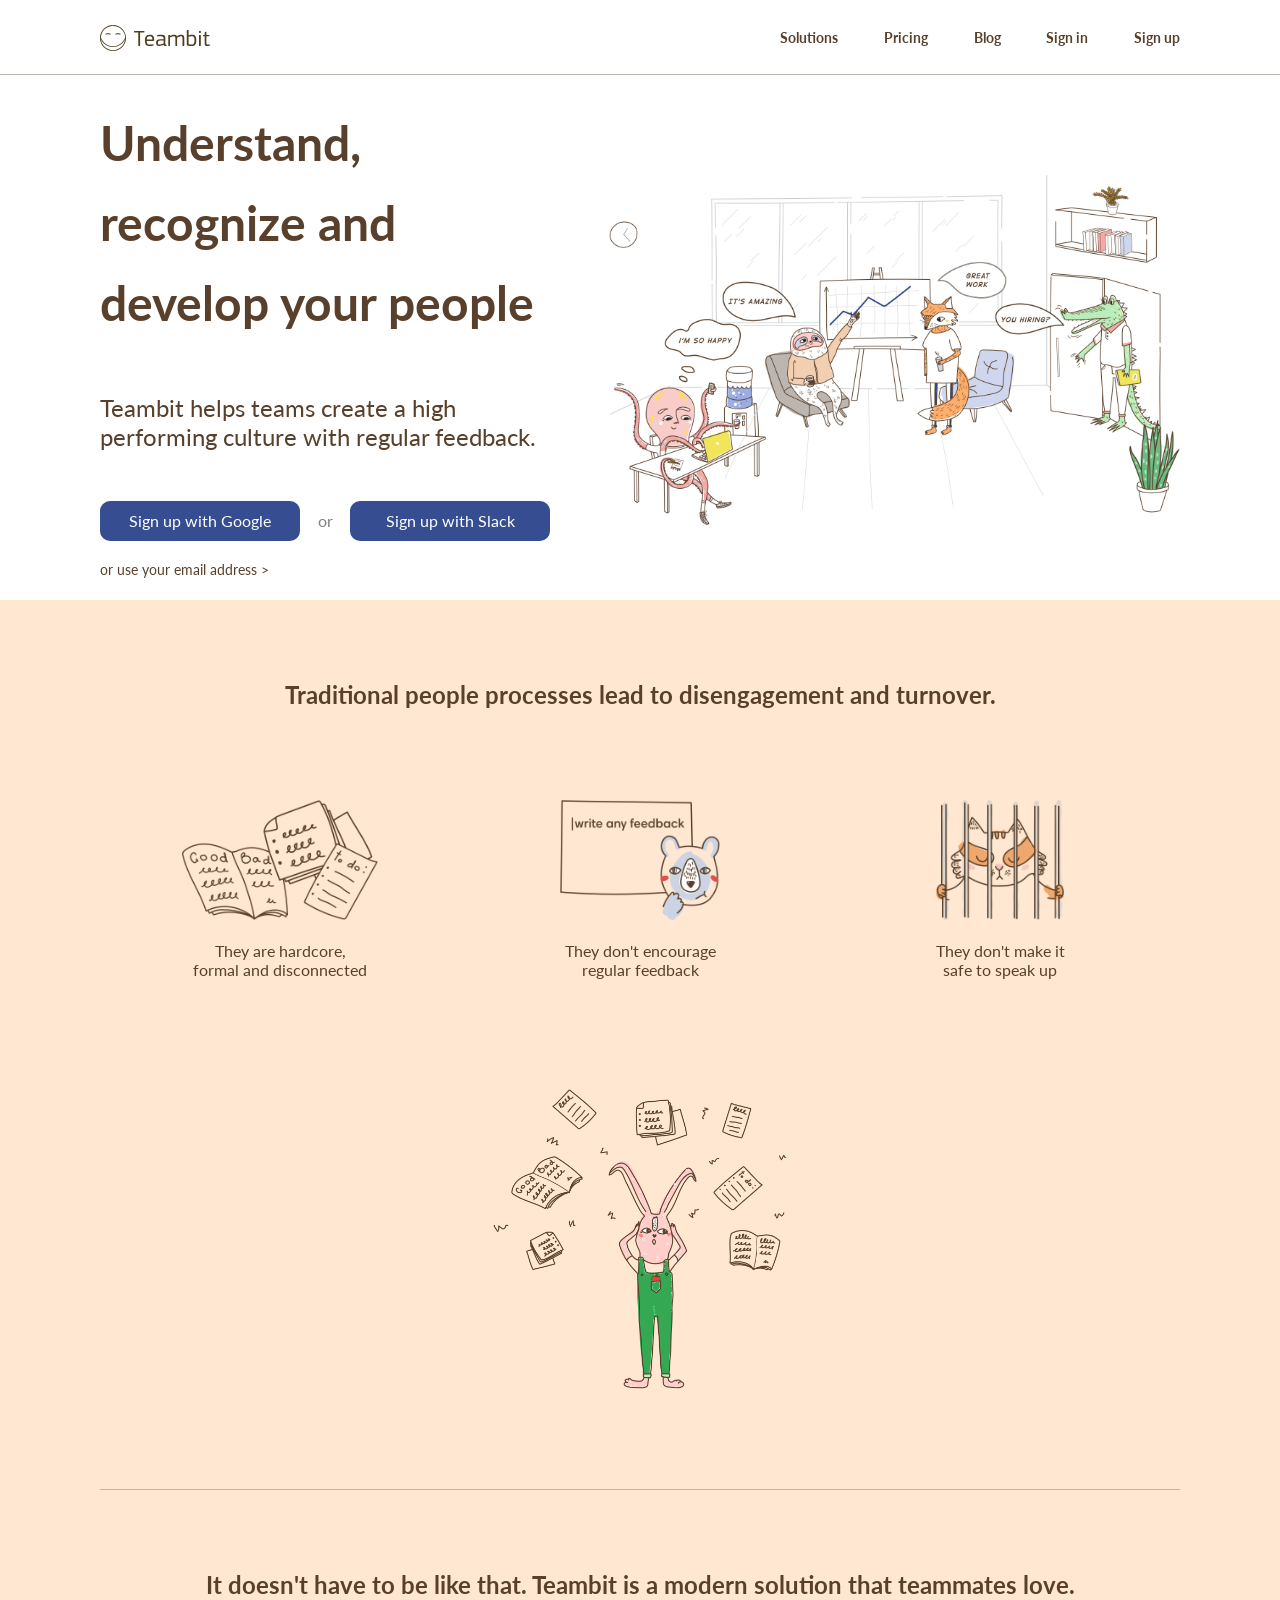
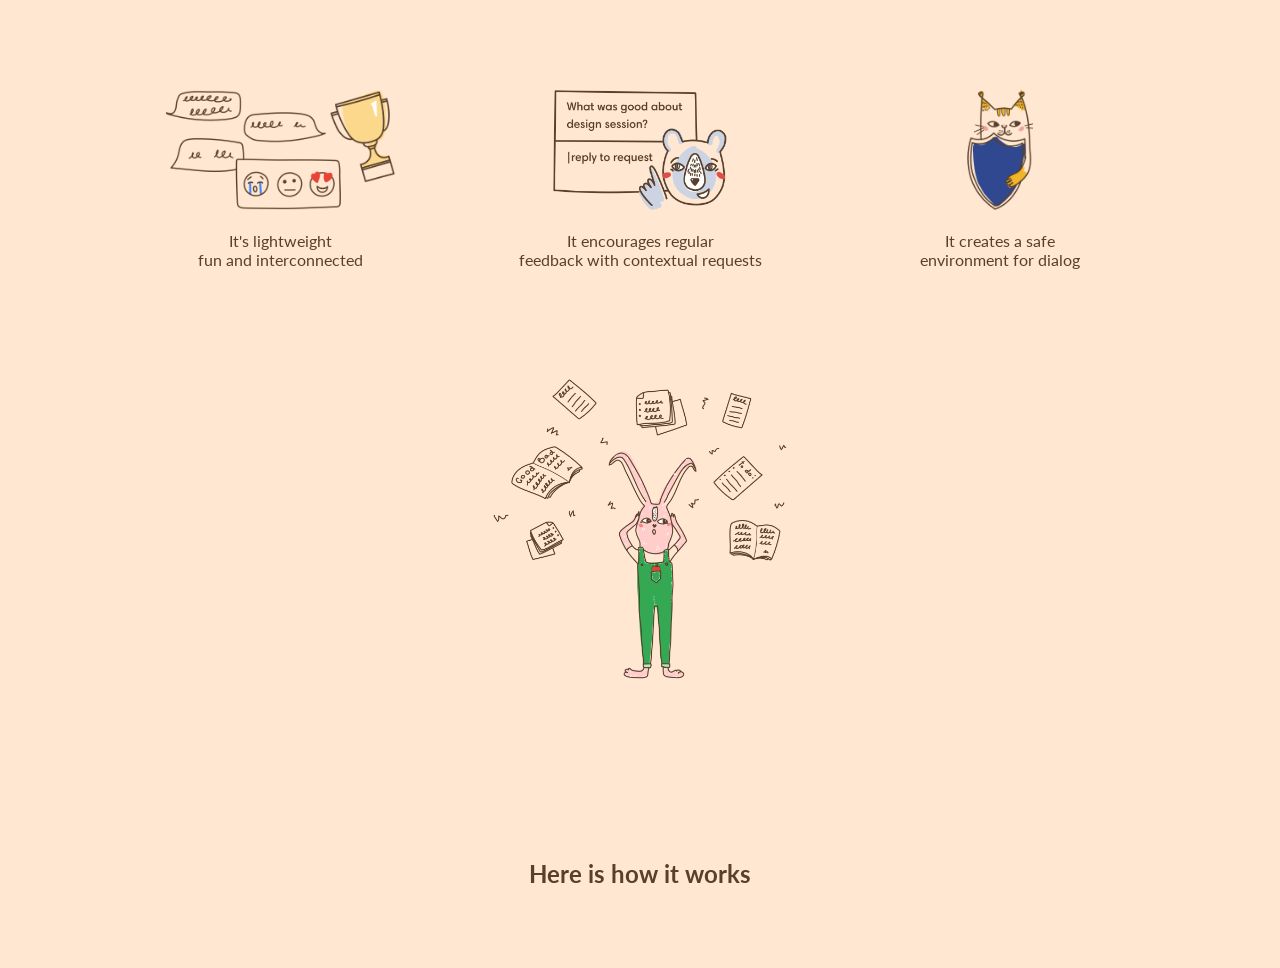
<file: public/index.html>
<!DOCTYPE html>
<html lang="" dir="ltr">
  <head>
    <meta charset="utf-8">
    <link href="https://fonts.googleapis.com/css?family=Lato&display=swap" rel="stylesheet">
    <!-- CSS: MY STYLE -->
    <link rel="stylesheet" href="css/style.css">
    <!-- JS: MY SCRIPT -->
    <script src="js/script.js" charset="utf-8"></script>
    <title>Teambit</title>
  </head>
  <body>
    <div class="container">

      <header>
        <div id="logo">
          <img src="img/logo.svg" alt="logo">
        </div>
        <nav>
          <ul>
            <li>Solutions</li>
            <li>Pricing</li>
            <li>Blog</li>
            <li>Sign in</li>
            <li>Sign up</li>
          </ul>
        </nav>
      </header>

      <main>

        <section id="sec1">
          <div class="sec1-text">
            <h1>Understand, recognize and develop your people</h1>
            <h3>Teambit helps teams create a high performing culture with regular feedback.</h3>
            <div class="sign-up">
              <span>Sign up with Google</span>
              <span id="or">or</span>
              <span>Sign up with Slack</span>
            </div>
            <p>or use your email address ></p>
          </div>
          <img class="illustration-main" src="img/illustration-main.jpg" alt="">
        </section>

        <section id="sec2">
          <article class="art1">
            <div class="titoloRigaBoxini">
              <h2>Traditional people processes lead to disengagement and turnover.</h2>
            </div>
            <div class="rigaBoxini">
              <div class="boxino">
                <img src="img/hardcore.png" alt="">
                <p>They are hardcore,<br>formal and disconnected</p>
              </div>
              <div class="boxino">
                <img src="img/nofeedback.png" alt="">
                <p>They don't encourage<br>regular feedback</p>
              </div>
              <div class="boxino">
                <img src="img/notsafe.png" alt="">
                <p>They don't make it<br>safe to speak up</p>
              </div>
            </div>
            <div class="imgCentrale">
              <img src="img/before.png" alt="">
            </div>
          </article>
          <article class="art2">
            <div class="titoloRigaBoxini">
              <h2>It doesn't have to be like that. Teambit is a modern solution that teammates love.</h2>
            </div>
            <div class="rigaBoxini">
              <div class="boxino">
                <img src="img/lightweight.png" alt="">
                <p>It's lightweight<br>fun and interconnected</p>
              </div>
              <div class="boxino">
                <img src="img/feedbacksuggestions.png" alt="">
                <p>It encourages regular<br>feedback with contextual requests</p>
              </div>
              <div class="boxino">
                <img src="img/safe.png" alt="">
                <p>It creates a safe<br>environment for dialog</p>
              </div>
            </div>
            <div class="imgCentrale">
              <img src="img/before.png" alt="">
            </div>
            <div class="titoloRigaBoxini">
              <h2>Here is how it works</h2>
            </div>
          </article>
        </section>

        <section id="sec3">
          <article class="">

          </article>
          <article class="">

          </article>
          <article class="">

          </article>
          <article class="">

          </article>
        </section>

        <section id="sec4">

        </section>

      </main>
      
      <footer>

      </footer>
    </div>
  </body>
</html>
</file>
<file: public/css/style.css>
* {
  margin: 0;
  padding: 0;
  box-sizing: border-box;
  font-family: "Lato", sans-serif;
}

.rigaBoxini {
  display: flex;
  justify-content: space-around;
  align-items: center;
  flex-wrap: nowrap;
  height: 200px;
  width: 100%;
}

.boxino {
  display: flex;
  justify-content: center;
  align-items: center;
  flex-wrap: wrap;
  height: 100%;
  width: 300px;
  text-align: center;
}

.boxino img {
  height: 120px;
}

.boxino p {
  width: 100%;
}

.imgCentrale {
  display: flex;
  justify-content: center;
  align-items: center;
  width: 100%;
  height: 400px;
  margin: 50px 0;
}

.imgCentrale img {
  height: 300px;
}

header {
  display: flex;
  justify-content: space-between;
  height: 75px;
  padding: 0 100px;
  margin-bottom: 100px;
  border-bottom: solid 1px #BDB5AF;
  position: fixed;
  width: 100%;
  background-color: #fff;
}

#logo {
  display: flex;
  align-items: center;
  height: 75px;
  width: 100px;
}

header nav {
  width: 400px;
}

header nav ul {
  list-style: none;
  display: flex;
  justify-content: space-between;
  align-items: center;
  font-size: 14px;
  font-weight: bold;
  color: #58402C;
  height: 100%;
}

header nav ul li:hover {
  cursor: pointer;
  color: #364D91;
}

#sec1 {
  display: flex;
  justify-content: space-between;
  align-items: center;
  margin: 0 100px;
  height: 500px;
}

.sec1-text {
  display: flex;
  flex-direction: column;
  justify-content: space-around;
  color: #58402C;
  padding-right: 50px;
}

.sec1-text h1 {
  font-size: 3em;
  line-height: 80px;
  margin-bottom: 50px;
}

.sec1-text h3 {
  font-weight: normal;
  font-size: 1.5em;
  margin-bottom: 50px;
}

.sec1-text p {
  margin: 20px 0;
  font-size: 0.9em;
}

.sec1-text p:hover {
  cursor: pointer;
  color: #364D91;
}

.sign-up {
  display: flex;
}

.sign-up span {
  height: 40px;
  width: 200px;
  display: flex;
  justify-content: center;
  align-items: center;
  background-color: #364D91;
  color: #fff;
  border-radius: 10px;
}

.sign-up span:hover {
  cursor: pointer;
  background-color: #30488F;
}

.sign-up #or {
  background-color: #fff;
  color: grey;
  width: 50px;
}

.sign-up #or:hover {
  cursor: default;
}

.illustration-main {
  height: 70%;
}

#sec2 {
  background-color: #FFE7D2;
}

#sec2 article {
  margin: 0 100px;
  color: #58402C;
}

#sec2 h2 {
  margin: 80px auto;
}

.art1,
.art2 {
  display: flex;
  justify-content: center;
  flex-wrap: wrap;
}

.art2 {
  border-top: solid 1px #BDB5AF;
}

#sec4 {
  background-color: #FFE7D2;
}

main {
  padding-top: 100px;
}
</file>
